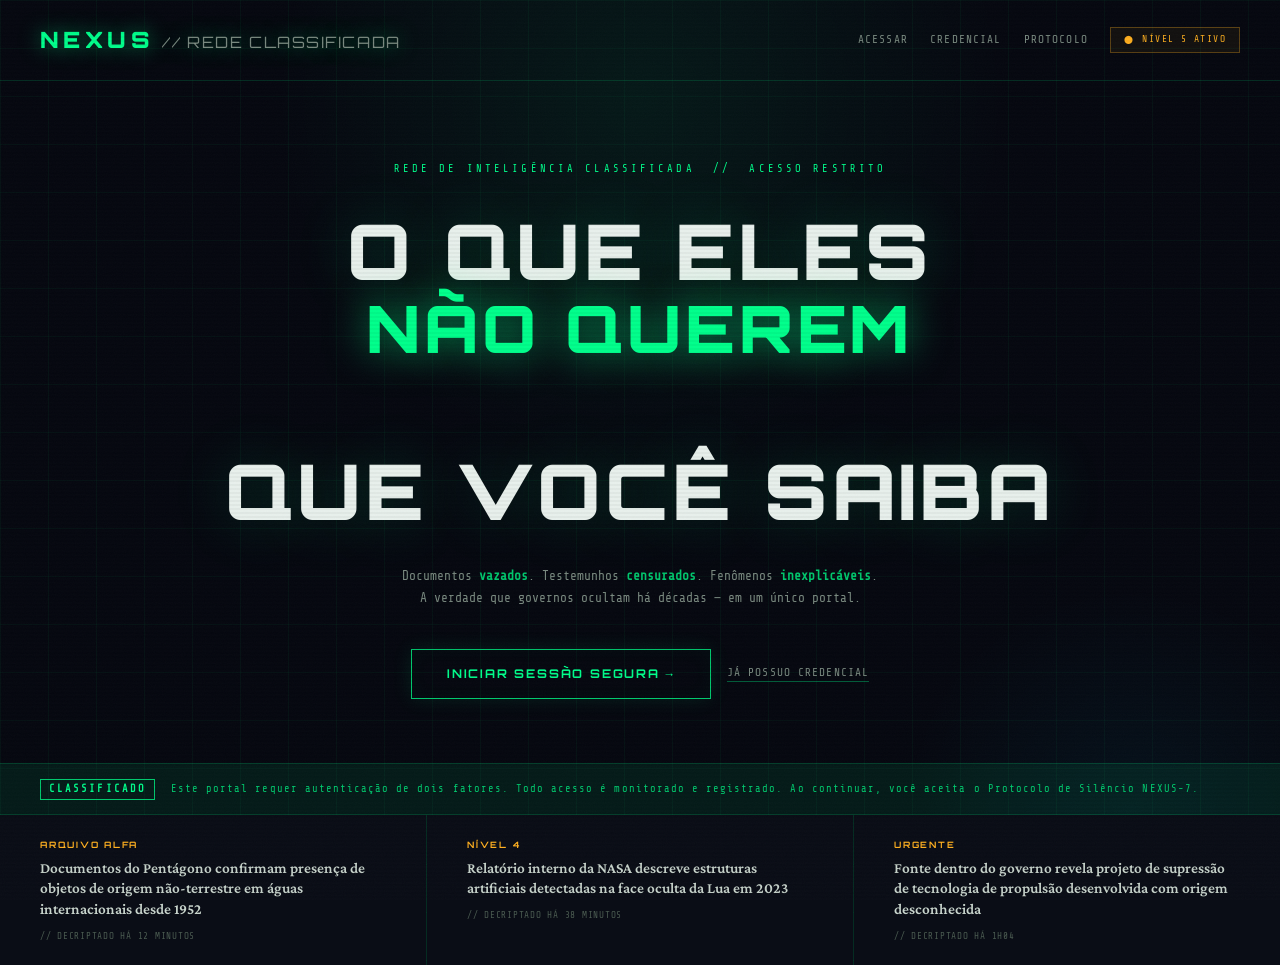
<file: index.html>
<!DOCTYPE html>
<html lang="pt-BR">
<head>
  <meta charset="UTF-8"/>
  <meta name="viewport" content="width=device-width, initial-scale=1.0"/>
  <title>NEXUS // Rede de Inteligência Classificada</title>
  <meta name="description" content="Portal de notícias classificadas. Acesso restrito. O que governos não querem que você saiba.">
  <link rel="preconnect" href="https://fonts.googleapis.com">
  <link href="https://fonts.googleapis.com/css2?family=Share+Tech+Mono&family=Rajdhani:wght@400;500;600;700&family=Orbitron:wght@400;600;700;900&family=Crimson+Pro:ital,wght@0,400;0,600;1,400;1,600&display=swap" rel="stylesheet">
  <link rel="stylesheet" href="css/main.css">
  <link rel="stylesheet" href="css/chatbot.css">
  <link rel="icon" type="image/x-icon" href="imgs/nexus_logo.png">
</head>
<body>

<!-- ══════════════════════════════════════════════
     SCREEN 1 — LANDING PAGE
══════════════════════════════════════════════ -->
<div id="s-landing" class="screen active">
  <div class="land-bg">
    <div class="land-grid"></div>
    <div class="land-orb"></div>
    <div class="land-orb2"></div>

    <div class="land-topbar">
      <span class="land-logo">NEXUS<span>// REDE CLASSIFICADA</span></span>
      <div class="land-topbar-links">
        <a href="#" onclick="goLogin(event)">ACESSAR</a>
        <a href="#" onclick="goLogin(event)">CREDENCIAL</a>
        <a href="#" onclick="goLogin(event)">PROTOCOLO</a>
        <div class="clearance-badge">NÍVEL 5 ATIVO</div>
      </div>
    </div>

    <div class="land-hero">
      <p class="land-eyebrow">REDE DE INTELIGÊNCIA CLASSIFICADA &nbsp;//&nbsp; ACESSO RESTRITO</p>
      <h1 class="land-headline">
        O QUE ELES<br>
        <em>NÃO QUEREM</em><br>
        QUE VOCÊ SAIBA
      </h1>
      <p class="land-sub">
        Documentos <strong>vazados</strong>. Testemunhos <strong>censurados</strong>. Fenômenos <strong>inexplicáveis</strong>.<br>
        A verdade que governos ocultam há décadas — em um único portal.
      </p>
      <div class="land-cta-wrap">
        <button class="land-cta" onclick="goLogin()">INICIAR SESSÃO SEGURA →</button>
        <button class="land-cta-ghost" onclick="goLogin()">Já possuo credencial</button>
      </div>
    </div>

    <div class="classified-strip">
      <span class="stamp">CLASSIFICADO</span>
      <span>Este portal requer autenticação de dois fatores. Todo acesso é monitorado e registrado. Ao continuar, você aceita o Protocolo de Silêncio NEXUS-7.</span>
    </div>

    <div class="land-preview">
      <div class="prev-card" onclick="goLogin()">
        <span class="prev-cat">ARQUIVO ALFA</span>
        <p class="prev-title">Documentos do Pentágono confirmam presença de objetos de origem não-terrestre em águas internacionais desde 1952</p>
        <span class="prev-time">Decriptado há 12 minutos</span>
      </div>
      <div class="prev-card" onclick="goLogin()">
        <span class="prev-cat">NÍVEL 4</span>
        <p class="prev-title">Relatório interno da NASA descreve estruturas artificiais detectadas na face oculta da Lua em 2023</p>
        <span class="prev-time">Decriptado há 38 minutos</span>
      </div>
      <div class="prev-card" onclick="goLogin()">
        <span class="prev-cat">URGENTE</span>
        <p class="prev-title">Fonte dentro do governo revela projeto de supressão de tecnologia de propulsão desenvolvida com origem desconhecida</p>
        <span class="prev-time">Decriptado há 1h04</span>
      </div>
    </div>
  </div>
</div>


<!-- ══════════════════════════════════════════════
     SCREEN 2 — LOGIN / REGISTER / RECOVERY
══════════════════════════════════════════════ -->
<div id="s-login" class="screen">
  <div class="lg-grid"></div>
  <div class="lg-glow"></div>

  <div class="lg-wrap">
    <div class="lg-logo">NEXUS</div>
    <p class="lg-sub">// AUTENTICAÇÃO SEGURA</p>

    <div class="lg-card">

      <!-- ─── PAINEL DE LOGIN ─── -->
      <div class="lg-screen" id="lg-panel-login">
        <div class="lg-avatar-wrap">
          <div class="lg-avatar">
            <svg width="22" height="22" viewBox="0 0 24 24" fill="none" stroke="currentColor" stroke-width="1.5" stroke-linecap="round" stroke-linejoin="round">
              <rect x="3" y="11" width="18" height="11" rx="1"/>
              <path d="M7 11V7a5 5 0 0 1 10 0v4"/>
            </svg>
          </div>
        </div>
        <h2 class="lg-title">CREDENCIAL DE AGENTE</h2>
        <p class="lg-desc">Insira suas credenciais de acesso classificado. Sessão criptografada AES-256.</p>

        <div class="pending-banner" id="pending-banner">
          <span style="color:var(--amber);font-size:1rem;flex-shrink:0;">⚠</span>
          <span>Sua credencial está <strong style="color:var(--amber);">EM ANÁLISE</strong>. Aguarde aprovação do Conselho NEXUS antes de tentar novo acesso.</span>
        </div>

        <div class="lg-field">
          <label class="lg-label" for="i-email">// ID DE AGENTE (E-MAIL)</label>
          <div class="lg-input-wrap">
            <input class="lg-input" type="email" id="i-email" placeholder="agente@nexus.net" autocomplete="email" maxlength="120">
          </div>
          <p class="err-msg" id="err-email">⚠ ID de agente inválido.</p>
          <p class="err-msg" id="email-hint" style="color:var(--text3);border-left-color:var(--text3);background:transparent;">// Agente não encontrado — solicite credencial.</p>
        </div>

        <div class="lg-field">
          <label class="lg-label" for="i-pwd">// CÓDIGO DE ACESSO</label>
          <div class="lg-input-wrap">
            <input class="lg-input" type="password" id="i-pwd" placeholder="••••••" autocomplete="current-password">
            <button class="eye-btn" id="eye-btn" type="button" aria-label="Mostrar código">
              <svg width="16" height="16" viewBox="0 0 24 24" fill="none" stroke="currentColor" stroke-width="1.8" stroke-linecap="round" stroke-linejoin="round">
                <path d="M1 12s4-8 11-8 11 8 11 8-4 8-11 8-11-8-11-8z"/><circle cx="12" cy="12" r="3"/>
              </svg>
            </button>
          </div>
          <div class="pwd-meta">
            <div class="pwd-dots" id="pwd-dots">
              <div class="pwd-dot" id="d1"></div><div class="pwd-dot" id="d2"></div>
              <div class="pwd-dot" id="d3"></div><div class="pwd-dot" id="d4"></div>
              <div class="pwd-dot" id="d5"></div><div class="pwd-dot" id="d6"></div>
            </div>
            <span class="char-count" id="char-cnt">0 / 6</span>
          </div>
          <p class="err-msg" id="err-pwd">⚠ Código inválido.</p>
        </div>

        <p class="err-msg" id="err-auth" style="margin-bottom:0.8rem;"></p>

        <a class="lg-forgot" id="btn-forgot">// Recuperar credencial de acesso</a>
        <button class="lg-btn lg-btn-primary" id="btn-login" disabled><span>AUTENTICAR</span></button>
        <button class="lg-btn lg-btn-amber" id="btn-go-register">+ SOLICITAR CREDENCIAL</button>

        <div style="margin-top:1.1rem;">
          <button onclick="goLanding()" class="back-btn">← PROTOCOLO DE SAÍDA</button>
        </div>
      </div>


      <!-- ─── PAINEL DE CADASTRO ─── -->
      <div class="lg-screen hidden" id="lg-panel-register">
        <div class="lg-avatar-wrap">
          <div class="lg-avatar">
            <svg width="22" height="22" viewBox="0 0 24 24" fill="none" stroke="currentColor" stroke-width="1.5" stroke-linecap="round" stroke-linejoin="round">
              <path d="M20 21v-2a4 4 0 0 0-4-4H8a4 4 0 0 0-4 4v2"/>
              <circle cx="12" cy="7" r="4"/>
              <line x1="19" y1="8" x2="19" y2="14"/><line x1="22" y1="11" x2="16" y2="11"/>
            </svg>
          </div>
        </div>
        <h2 class="lg-title">SOLICITAR CREDENCIAL</h2>
        <p class="lg-desc">Registre-se como agente NEXUS. Sua solicitação será analisada pelo Conselho antes de liberar acesso.</p>

        <div class="register-ok" id="register-ok">
          <div class="check-icon">
            <svg width="18" height="18" viewBox="0 0 24 24" fill="none" stroke="currentColor" stroke-width="2.5" stroke-linecap="round" stroke-linejoin="round" style="color:var(--green)"><polyline points="20 6 9 17 4 12"/></svg>
          </div>
          <h3>CREDENCIAL SUBMETIDA</h3>
          <p>Agente <strong id="reg-codename-ok">—</strong> registrado com sucesso.<br>
          ID: <strong id="reg-email-ok" style="color:var(--text2);">—</strong><br><br>
          Sua solicitação está <strong>EM ANÁLISE</strong>. O Conselho NEXUS irá revisar e ativar sua credencial em breve.</p>
          <button class="lg-btn lg-btn-primary" id="btn-reg-ok-login" style="margin-top:1rem;"><span>IR AO LOGIN</span></button>
        </div>

        <div class="lg-field">
          <label class="lg-label" for="r-email">// ID DE AGENTE (E-MAIL)</label>
          <div class="lg-input-wrap">
            <input class="lg-input" type="email" id="r-email" placeholder="agente@nexus.net" autocomplete="email" maxlength="120">
          </div>
          <p class="err-msg" id="err-r-email">⚠ E-mail inválido.</p>
        </div>

        <div class="lg-field">
          <label class="lg-label" for="r-codename">// CODINOME DO AGENTE</label>
          <div class="lg-input-wrap">
            <input class="lg-input" type="text" id="r-codename" placeholder="EX: FALCÃO, ORÁCULO, VORTEX" maxlength="20" style="text-transform:uppercase;">
          </div>
          <p class="err-msg" id="err-r-codename">⚠ Codinome inválido.</p>
        </div>

        <div class="lg-field">
          <label class="lg-label" for="r-clearance">// NÍVEL DE ACESSO SOLICITADO</label>
          <select class="lg-select" id="r-clearance">
            <option value="NÍVEL 1">NÍVEL 1 — Acesso básico</option>
            <option value="NÍVEL 2">NÍVEL 2 — Acesso intermediário</option>
            <option value="NÍVEL 3">NÍVEL 3 — Acesso avançado</option>
            <option value="NÍVEL 4">NÍVEL 4 — Acesso restrito</option>
            <option value="NÍVEL 5">NÍVEL 5 — Acesso ultrasecreto</option>
          </select>
        </div>

        <div class="lg-field">
          <label class="lg-label" for="r-pwd">// CÓDIGO DE ACESSO</label>
          <div class="lg-input-wrap">
            <input class="lg-input" type="password" id="r-pwd" placeholder="Mínimo 6 caracteres" autocomplete="new-password" maxlength="32">
          </div>
          <div class="strength-bar">
            <div class="strength-seg"></div>
            <div class="strength-seg"></div>
            <div class="strength-seg"></div>
            <div class="strength-seg"></div>
          </div>
          <div id="strength-label" class="strength-label"></div>
          <p class="err-msg" id="err-r-pwd">⚠ Mínimo 6 caracteres.</p>
        </div>

        <div class="lg-field">
          <label class="lg-label" for="r-pwd2">// CONFIRMAR CÓDIGO DE ACESSO</label>
          <div class="lg-input-wrap">
            <input class="lg-input" type="password" id="r-pwd2" placeholder="Repita o código" autocomplete="new-password" maxlength="32">
          </div>
          <p class="err-msg" id="err-r-pwd2">⚠ Códigos não coincidem.</p>
        </div>

        <button class="lg-btn lg-btn-primary" id="btn-register" disabled style="margin-top:0.5rem;"><span>SUBMETER CREDENCIAL</span></button>
        <div class="switch-link switch-link-reg" style="margin-top:1rem;">
          Já possui credencial? <a onclick="showLoginPanel('lg-panel-login')">AUTENTICAR</a>
        </div>

        <div style="margin-top:1rem;">
          <button class="back-btn" id="btn-back-from-register">← VOLTAR AO LOGIN</button>
        </div>
      </div>


      <!-- ─── PAINEL DE RECUPERAÇÃO ─── -->
      <div class="lg-screen hidden" id="lg-panel-rec" style="position:relative;">
        <div class="lg-avatar-wrap">
          <div class="lg-avatar">
            <svg width="22" height="22" viewBox="0 0 24 24" fill="none" stroke="currentColor" stroke-width="1.5" stroke-linecap="round" stroke-linejoin="round">
              <path d="M21 2l-2 2m-7.61 7.61a5.5 5.5 0 1 1-7.778 7.778 5.5 5.5 0 0 1 7.777-7.777zm0 0L15.5 7.5m0 0l3 3L22 7l-3-3m-3.5 3.5L19 4"/>
            </svg>
          </div>
        </div>
        <h2 class="lg-title">RECUPERAÇÃO DE ACESSO</h2>
        <p class="lg-desc">Informe seu ID de agente. Um link de reativação será enviado pelo canal seguro.</p>

        <div class="lg-field" id="rec-field">
          <label class="lg-label" for="i-rec">// ID DE AGENTE (E-MAIL)</label>
          <div class="lg-input-wrap">
            <input class="lg-input" type="email" id="i-rec" placeholder="agente@nexus.net">
          </div>
          <p class="err-msg" id="err-rec">⚠ ID de agente inválido.</p>
        </div>

        <div class="rec-ok" id="rec-ok">
          <div class="check-circle">
            <svg width="18" height="18" viewBox="0 0 24 24" fill="none" stroke="currentColor" stroke-width="2.5" stroke-linecap="round" stroke-linejoin="round" style="color:var(--green)"><polyline points="20 6 9 17 4 12"/></svg>
          </div>
          <p>Link seguro transmitido para <strong id="sent-to"></strong>.<br>Verifique o canal criptografado. Expira em 15 min.</p>
        </div>

        <button class="lg-btn lg-btn-primary" id="btn-rec" style="margin-top:0.4rem"><span>ENVIAR LINK SEGURO</span></button>
        <button class="lg-btn lg-btn-ghost" id="btn-back">← RETORNAR AO LOGIN</button>
      </div>

    </div><!-- /.lg-card -->
    <p class="lg-foot">© 2026 NEXUS Intelligence Network · Protocolo de Sigilo Ativo · Identificação mascarada</p>
  </div>
</div>


<!-- ══════════════════════════════════════════════
     SCREEN 3 — ADMIN PANEL
══════════════════════════════════════════════ -->
<div id="s-admin" class="screen">
  <div style="width:100%;min-height:100vh;display:flex;flex-direction:column;background:var(--bg);">

    <div class="admin-topbar">
      <div>
        <div class="admin-logo">NEXUS <span>// PAINEL ADMINISTRATIVO</span></div>
      </div>
      <div style="display:flex;gap:0.8rem;align-items:center;">
        <span style="font-family:'Share Tech Mono',monospace;font-size:0.6rem;color:var(--text3);">ADMIN@NEXUS.NET</span>
        <button class="admin-exit" onclick="doLogout()">⏻ DESCONECTAR</button>
      </div>
    </div>

    <div class="admin-body">
      <h1 class="admin-title">GESTÃO DE AGENTES</h1>
      <p class="admin-subtitle">// Controle de credenciais · Aprovações · Revisão de acesso · Base de dados NEXUS</p>

      <div class="admin-stats">
        <div class="stat-card">
          <div class="stat-num amber" id="stat-pending">0</div>
          <div class="stat-label">// Em Análise</div>
        </div>
        <div class="stat-card">
          <div class="stat-num green" id="stat-approved">0</div>
          <div class="stat-label">// Aprovados</div>
        </div>
        <div class="stat-card">
          <div class="stat-num red" id="stat-denied">0</div>
          <div class="stat-label">// Negados / Revogados</div>
        </div>
        <div class="stat-card">
          <div class="stat-num blue" id="stat-total">0</div>
          <div class="stat-label">// Total de Agentes</div>
        </div>
      </div>

      <div class="admin-controls">
        <input type="text" class="admin-search" id="admin-search" placeholder="// Buscar por codinome, e-mail ou nível...">
        <select class="admin-filter" id="admin-filter">
          <option value="all">TODOS OS STATUS</option>
          <option value="pending">EM ANÁLISE</option>
          <option value="approved">APROVADOS</option>
          <option value="denied">NEGADOS</option>
        </select>
      </div>

      <div class="admin-table-wrap">
        <table>
          <thead>
            <tr>
              <th>// CODINOME</th>
              <th>// ID DE AGENTE</th>
              <th>// STATUS</th>
              <th>// NÍVEL</th>
              <th>// REGISTRO</th>
              <th>// ÚLTIMO ACESSO</th>
              <th>// AÇÕES</th>
            </tr>
          </thead>
          <tbody id="admin-tbody">
            <tr><td colspan="7" style="text-align:center;padding:2.5rem;color:var(--text3);font-family:'Share Tech Mono',monospace;font-size:0.72rem;">// CARREGANDO BASE DE DADOS...</td></tr>
          </tbody>
        </table>
      </div>

      <div style="margin-top:1.5rem;padding:1rem;border:1px solid var(--border);background:var(--bg2);">
        <p style="font-family:'Share Tech Mono',monospace;font-size:0.62rem;color:var(--text3);line-height:1.8;">
          // ACESSO ADMINISTRATIVO: <span style="color:var(--amber);">admin@nexus.net</span> / <span style="color:var(--amber);">NEXUS001</span> &nbsp;·&nbsp;
          Agentes aguardando aprovação devem ser revisados antes de acessar o portal.
        </p>
      </div>
    </div>
  </div>

  <div class="admin-modal-bg" id="admin-modal-deny">
    <div class="admin-modal">
      <h3>✕ NEGAR / REVOGAR ACESSO</h3>
      <p>Agente: <strong id="deny-email-label" style="color:var(--amber);">—</strong><br>Informe o motivo da negação (opcional):</p>
      <input type="text" class="lg-input" id="deny-reason" placeholder="Ex: Documentação insuficiente..." style="width:100%;margin-bottom:1.2rem;">
      <div class="modal-actions">
        <button class="lg-btn lg-btn-ghost" id="btn-deny-cancel" style="margin-top:0;">CANCELAR</button>
        <button class="lg-btn lg-btn-primary" id="btn-deny-confirm" style="background:var(--red);color:#fff;"><span>CONFIRMAR</span></button>
      </div>
    </div>
  </div>

  <div class="admin-modal-bg" id="admin-modal-delete">
    <div class="admin-modal">
      <h3>⊘ EXCLUIR AGENTE</h3>
      <p>Tem certeza que deseja excluir permanentemente o agente:<br><strong id="delete-email-label" style="color:var(--red);">—</strong><br><br>Esta ação não pode ser desfeita.</p>
      <div class="modal-actions">
        <button class="lg-btn lg-btn-ghost" id="btn-delete-cancel" style="margin-top:0;">CANCELAR</button>
        <button class="lg-btn lg-btn-primary" id="btn-delete-confirm" style="background:var(--red);color:#fff;"><span>EXCLUIR</span></button>
      </div>
    </div>
  </div>
</div>


<!-- ══════════════════════════════════════════════
     SCREEN 4 — SITE DE NOTÍCIAS
     (ticker bar removido)
══════════════════════════════════════════════ -->
<div id="s-site" class="screen">

  <header class="site-header">
    <div class="header-meta">
      <span id="date-label">—</span>
      <span>TRANSMISSÃO SEGURA · CRIPTOGRAFADA · BRASIL</span>
      <div class="user-badge-hdr">
        <div class="user-avatar-hdr" id="u-initials">—</div>
        <span id="u-email-hdr">—</span>
        <button class="logout-btn" onclick="doLogout()">DESCONECTAR</button>
      </div>
    </div>
    <div class="header-brand">
      <div>
        <div class="brand-name">NE<span>X</span>US</div>
        <div class="brand-sub">// Rede de Inteligência Classificada · Est. 2012 · Acesso Restrito</div>
      </div>
      <div style="display:flex;align-items:center;gap:1rem;">
        <div class="classification-level">ULTRASECRETO</div>
      </div>
    </div>
  </header>

  <nav class="site-nav">
    <div class="nav-inner">
      <a href="#" class="active" onclick="setNav(this,event)">ARQUIVOS</a>
      <a href="#" onclick="setNav(this,event)">EXTRATERRESTRES</a>
      <a href="#" onclick="setNav(this,event)">GOVERNO OCULTO</a>
      <a href="#" onclick="setNav(this,event)">EXPERIMENTOS</a>
      <a href="#" onclick="setNav(this,event)">TECNOLOGIA SUPRIMIDA</a>
      <a href="#" onclick="setNav(this,event)">FENÔMENOS</a>
      <a href="#" onclick="setNav(this,event)">SOCIEDADES SECRETAS</a>
      <a href="#" onclick="setNav(this,event)">DOCUMENTOS VAZADOS</a>
      <a href="#" onclick="setNav(this,event)">DEPOIMENTOS</a>
      <a href="#" onclick="setNav(this,event)">ANÁLISE</a>
    </div>
  </nav>

  <!-- ════ DYNAMIC CONTENT AREA ════ -->
  <div class="page-wrap">
    <div id="site-content">
      <!-- Content injected dynamically by renderCategoryContent() -->
    </div>
  </div>

  <footer class="site-footer">
    <div class="footer-inner">
      <div class="footer-top">
        <div class="footer-brand">
          <div class="fn">NEXUS</div>
          <p>Rede de inteligência independente desde 2012. Comprometida com a divulgação de informações suprimidas, fenômenos inexplicados e operações encobertas de interesse público. Fontes protegidas. Servidores offshore. Sem afiliação governamental ou corporativa.</p>
        </div>
        <div class="footer-col"><h5>// ARQUIVOS</h5><ul><li><a href="#">Extraterrestres</a></li><li><a href="#">Governo Oculto</a></li><li><a href="#">Experimentos</a></li><li><a href="#">Tecnologia Suprimida</a></li><li><a href="#">Fenômenos</a></li><li><a href="#">Sociedades Secretas</a></li></ul></div>
        <div class="footer-col"><h5>// PROTOCOLO</h5><ul><li><a href="#">Quem Somos</a></li><li><a href="#">Agentes</a></li><li><a href="#">Enviar Documento</a></li><li><a href="#">Contato Seguro</a></li><li><a href="#">Canal Tor</a></li></ul></div>
        <div class="footer-col"><h5>// LEGAL</h5><ul><li><a href="#">Política de Sigilo</a></li><li><a href="#">Termos de Acesso</a></li><li><a href="#">Código de Ética</a></li><li><a href="#">Proteção de Fontes</a></li><li><a href="#">Protocolo NEXUS-7</a></li></ul></div>
      </div>
      <div class="footer-bottom">
        <span>© 2026 NEXUS Intelligence Network. Todos os arquivos protegidos.</span>
        <span>TRANSMISSÃO CRIPTOGRAFADA · LOCALIZAÇÃO MASCARADA · SERVIDORES: JURISDIÇÃO NEUTRA</span>
      </div>
    </div>
  </footer>

</div><!-- /#s-site -->

<script src="js/app.js"></script>
</body>
</html>
</file>
<file: css/main.css>
/* ═══════════════════════════════════════════════
   NEXUS — Classified News Network
   main.css
═══════════════════════════════════════════════ */

@import url('https://fonts.googleapis.com/css2?family=Share+Tech+Mono&family=Rajdhani:wght@400;500;600;700&family=Orbitron:wght@400;600;700;900&family=Crimson+Pro:ital,wght@0,400;0,600;1,400;1,600&display=swap');

*, *::before, *::after { box-sizing: border-box; margin: 0; padding: 0; }

:root {
  --bg:       #060810;
  --bg2:      #0a0d16;
  --bg3:      #0f1220;
  --panel:    #111524;
  --border:   rgba(0, 255, 140, 0.15);
  --border2:  rgba(0, 255, 140, 0.35);
  --green:    #00ff8c;
  --green2:   #00c96e;
  --green3:   rgba(0, 255, 140, 0.08);
  --amber:    #ffb020;
  --red:      #ff3b30;
  --blue:     #00cfff;
  --text:     #c8d4cc;
  --text2:    #7a8a80;
  --text3:    #4a5a50;
  --white:    #e8f0ec;
  --gap:      clamp(1rem, 4vw, 2.5rem);
  --lb:       #050709;
  --lbr:      rgba(0, 255, 140, 0.12);
  --lbrf:     rgba(0, 255, 140, 0.4);
  --lm:       #4a6055;
}

::-webkit-scrollbar { width: 6px; }
::-webkit-scrollbar-track { background: var(--bg); }
::-webkit-scrollbar-thumb { background: var(--border2); border-radius: 3px; }

html { scroll-behavior: smooth; }
body {
  font-family: 'Rajdhani', sans-serif;
  font-size: 16px; line-height: 1.55;
  background: var(--bg); color: var(--text);
  overflow-x: hidden;
}

body::before {
  content: ''; position: fixed; inset: 0; z-index: 9999;
  pointer-events: none;
  background: repeating-linear-gradient(0deg, transparent, transparent 2px, rgba(0,0,0,0.03) 2px, rgba(0,0,0,0.03) 4px);
  animation: scanMove 12s linear infinite;
}
@keyframes scanMove { 0% { background-position: 0 0; } 100% { background-position: 0 100px; } }

body::after {
  content: ''; position: fixed; inset: 0; z-index: 9998;
  pointer-events: none; opacity: 0.025;
  background-image: url("data:image/svg+xml,%3Csvg viewBox='0 0 200 200' xmlns='http://www.w3.org/2000/svg'%3E%3Cfilter id='n'%3E%3CfeTurbulence type='fractalNoise' baseFrequency='0.9' numOctaves='4'/%3E%3C/filter%3E%3Crect width='100%25' height='100%25' filter='url(%23n)'/%3E%3C/svg%3E");
  background-size: 200px 200px;
}

/* ═══════════════════ SCREEN MANAGER ═══════════════════ */
.screen { display: none; }
.screen.active { display: block; }
#s-login.active, #s-admin.active { display: flex; }

.fade-out { animation: fadeOut .4s ease forwards; }
@keyframes fadeOut { to { opacity: 0; transform: scale(1.02); } }

/* ═══════════════════ LANDING ═══════════════════ */
#s-landing { min-height: 100vh; }
.land-bg { min-height: 100vh; background: var(--bg); position: relative; overflow: hidden; display: flex; flex-direction: column; }
.land-grid {
  position: absolute; inset: 0; z-index: 0;
  background-image: linear-gradient(rgba(0,255,140,0.04) 1px, transparent 1px), linear-gradient(90deg, rgba(0,255,140,0.04) 1px, transparent 1px);
  background-size: 48px 48px; animation: gridDrift 20s linear infinite;
}
@keyframes gridDrift { from { background-position: 0 0; } to { background-position: 0 48px; } }
.land-orb {
  position: absolute; width: 800px; height: 800px; border-radius: 50%;
  background: radial-gradient(circle, rgba(0,255,140,0.07) 0%, transparent 65%);
  top: -300px; left: 50%; transform: translateX(-50%); z-index: 0;
  animation: orbPulse 7s ease-in-out infinite;
}
.land-orb2 {
  position: absolute; width: 500px; height: 500px; border-radius: 50%;
  background: radial-gradient(circle, rgba(0,207,255,0.05) 0%, transparent 65%);
  bottom: -100px; right: -100px; z-index: 0; animation: orbPulse 9s ease-in-out infinite reverse;
}
@keyframes orbPulse { 0%,100% { transform: translateX(-50%) scale(1); opacity: 0.8; } 50% { transform: translateX(-50%) scale(1.1); opacity: 1; } }

.land-topbar { position: relative; z-index: 2; display: flex; align-items: center; justify-content: space-between; padding: 1.4rem var(--gap); border-bottom: 1px solid var(--border); }
.land-logo { font-family: 'Orbitron', monospace; font-size: 1.4rem; font-weight: 900; color: var(--green); letter-spacing: 0.2em; text-shadow: 0 0 20px rgba(0,255,140,0.5); }
.land-logo span { color: var(--text2); font-weight: 400; font-size: 0.7em; margin-left: 0.5rem; letter-spacing: 0.1em; }
.land-topbar-links { display: flex; gap: 1.4rem; align-items: center; }
.land-topbar-links a { font-family: 'Share Tech Mono', monospace; font-size: 0.7rem; letter-spacing: 0.1em; text-transform: uppercase; color: var(--text2); text-decoration: none; transition: color .2s; }
.land-topbar-links a:hover { color: var(--green); }

.clearance-badge {
  display: flex; align-items: center; gap: 0.5rem;
  font-family: 'Share Tech Mono', monospace; font-size: 0.6rem; letter-spacing: 0.15em; text-transform: uppercase;
  color: var(--amber); padding: 0.3rem 0.8rem; border: 1px solid rgba(255,176,32,0.3); background: rgba(255,176,32,0.05);
  animation: badgePulse 2s ease-in-out infinite;
}
.clearance-badge::before { content: '⬤'; font-size: 0.5rem; animation: blink 1.2s ease-in-out infinite; }
@keyframes blink { 0%,100%{opacity:1;} 50%{opacity:0.2;} }
@keyframes badgePulse { 0%,100%{box-shadow:none;} 50%{box-shadow:0 0 12px rgba(255,176,32,0.15);} }

.land-hero { position: relative; z-index: 2; flex: 1; display: flex; flex-direction: column; justify-content: center; align-items: center; text-align: center; padding: 5rem var(--gap) 4rem; }
.land-eyebrow { font-family: 'Share Tech Mono', monospace; font-size: 0.65rem; letter-spacing: 0.3em; text-transform: uppercase; color: var(--green); margin-bottom: 2rem; animation: slideUp .5s ease both; }
.land-headline { font-family: 'Orbitron', monospace; font-size: clamp(2rem, 6vw, 5rem); font-weight: 900; line-height: 1.1; color: var(--white); letter-spacing: 0.05em; margin-bottom: 0.5rem; animation: slideUp .5s .08s ease both; text-shadow: 0 0 60px rgba(0,255,140,0.2); }
.land-headline em { font-style: normal; color: var(--green); display: block; font-size: 0.85em; text-shadow: 0 0 40px rgba(0,255,140,0.6); }
.land-sub { font-size: 1rem; color: var(--text2); line-height: 1.7; max-width: 520px; margin: 1.5rem auto 2.5rem; animation: slideUp .5s .16s ease both; font-family: 'Share Tech Mono', monospace; font-size: 0.8rem; }
.land-sub strong { color: var(--green2); }
@keyframes slideUp { from { opacity: 0; transform: translateY(20px); } to { opacity: 1; transform: none; } }

.land-cta-wrap { display: flex; align-items: center; gap: 1rem; flex-wrap: wrap; justify-content: center; animation: slideUp .5s .24s ease both; }
.land-cta { display: inline-flex; align-items: center; gap: 0.7rem; background: transparent; color: var(--green); font-family: 'Orbitron', monospace; font-weight: 700; font-size: 0.75rem; letter-spacing: 0.15em; text-transform: uppercase; padding: 1rem 2.2rem; border: 1px solid var(--green2); cursor: pointer; text-decoration: none; position: relative; overflow: hidden; transition: all .25s; box-shadow: 0 0 20px rgba(0,255,140,0.1), inset 0 0 20px rgba(0,255,140,0.03); }
.land-cta::before { content: ''; position: absolute; inset: 0; background: rgba(0,255,140,0.08); transform: translateX(-101%); transition: transform .3s ease; }
.land-cta:hover::before { transform: translateX(0); }
.land-cta:hover { box-shadow: 0 0 40px rgba(0,255,140,0.25), inset 0 0 30px rgba(0,255,140,0.07); }
.land-cta-ghost { font-family: 'Share Tech Mono', monospace; font-size: 0.7rem; letter-spacing: 0.1em; text-transform: uppercase; color: var(--text2); text-decoration: none; background: none; border: none; cursor: pointer; border-bottom: 1px solid var(--border2); padding-bottom: 2px; transition: color .2s; }
.land-cta-ghost:hover { color: var(--text); }

.classified-strip { position: relative; z-index: 2; display: flex; align-items: center; gap: 1rem; padding: 0.9rem var(--gap); border-top: 1px solid var(--border); border-bottom: 1px solid var(--border); background: var(--green3); font-family: 'Share Tech Mono', monospace; font-size: 0.65rem; letter-spacing: 0.1em; color: var(--green2); animation: slideUp .5s .3s ease both; }
.classified-strip .stamp { border: 1px solid var(--green2); padding: 0.1rem 0.5rem; font-weight: 700; letter-spacing: 0.2em; color: var(--green); flex-shrink: 0; }

.land-preview { position: relative; z-index: 2; display: grid; grid-template-columns: repeat(3, 1fr); gap: 1px; background: var(--border); animation: slideUp .5s .36s ease both; }
.prev-card { background: var(--bg2); padding: 1.4rem var(--gap); cursor: pointer; transition: background .2s; display: flex; flex-direction: column; gap: 0.4rem; }
.prev-card:hover { background: var(--bg3); }
.prev-cat { font-family: 'Orbitron', monospace; font-weight: 700; font-size: 0.55rem; letter-spacing: 0.2em; text-transform: uppercase; color: var(--amber); }
.prev-title { font-family: 'Crimson Pro', serif; font-size: 0.95rem; font-weight: 600; color: var(--text); line-height: 1.35; }
.prev-time { font-family: 'Share Tech Mono', monospace; font-size: 0.58rem; letter-spacing: 0.08em; color: var(--text3); text-transform: uppercase; margin-top: 0.2rem; }
.prev-time::before { content: '// '; }

/* ═══════════════════ LOGIN / AUTH ═══════════════════ */
#s-login {
  min-height: 100vh; background: var(--lb);
  flex-direction: column; align-items: center; justify-content: center;
  padding: 2rem; position: relative; overflow: hidden;
}
.lg-grid { position: absolute; inset: 0; z-index: 0; pointer-events: none; background-image: linear-gradient(rgba(0,255,140,0.025) 1px, transparent 1px), linear-gradient(90deg, rgba(0,255,140,0.025) 1px, transparent 1px); background-size: 40px 40px; }
.lg-glow { position: absolute; inset: 0; z-index: 0; pointer-events: none; background: radial-gradient(ellipse 60% 50% at 50% 55%, rgba(0,255,140,0.05) 0%, transparent 70%); }

.lg-wrap { position: relative; z-index: 1; width: 100%; max-width: 420px; }
.lg-logo { font-family: 'Orbitron', monospace; font-size: 1.6rem; font-weight: 900; letter-spacing: 0.2em; color: var(--green); text-shadow: 0 0 30px rgba(0,255,140,0.4); margin-bottom: 0.15rem; }
.lg-sub { font-family: 'Share Tech Mono', monospace; font-size: 0.6rem; letter-spacing: 0.2em; text-transform: uppercase; color: var(--lm); margin-bottom: 2rem; }

.lg-card {
  background: rgba(10,13,22,0.95); border: 1px solid var(--lbr); padding: 2.2rem 2rem 1.8rem;
  box-shadow: 0 20px 60px rgba(0,0,0,0.7), 0 0 0 1px rgba(0,255,140,0.05), 0 0 40px rgba(0,255,140,0.04);
  position: relative; overflow: hidden; animation: cardPop .4s cubic-bezier(.22,1,.36,1) both;
}
.lg-card::before { content: ''; position: absolute; top: 0; left: 0; right: 0; height: 1px; background: linear-gradient(90deg, transparent, var(--green2), transparent); }
@keyframes cardPop { from { opacity:0; transform: translateY(18px) scale(.98); } to { opacity:1; transform: none; } }

.lg-avatar-wrap { display: flex; justify-content: flex-start; margin-bottom: 1.5rem; }
.lg-avatar { width: 48px; height: 48px; border: 1px solid var(--lbrf); background: rgba(0,255,140,0.04); display: flex; align-items: center; justify-content: center; position: relative; }
.lg-avatar svg { color: var(--green2); }

.lg-title { font-family: 'Orbitron', monospace; font-size: 1rem; font-weight: 700; color: var(--white); margin-bottom: 0.25rem; }
.lg-desc { font-family: 'Share Tech Mono', monospace; font-size: 0.72rem; color: var(--lm); line-height: 1.55; margin-bottom: 1.8rem; }

.lg-field { margin-bottom: 1rem; }
.lg-label { display: block; font-family: 'Share Tech Mono', monospace; font-size: 0.58rem; letter-spacing: 0.18em; text-transform: uppercase; color: var(--lm); margin-bottom: 0.4rem; }
.lg-input-wrap { position: relative; }
.lg-input { width: 100%; background: rgba(0,255,140,0.02); border: 1px solid var(--lbr); color: var(--green); font-family: 'Share Tech Mono', monospace; font-size: 0.88rem; padding: 0.75rem 2.8rem 0.75rem 1rem; outline: none; transition: border-color .2s, box-shadow .2s; }
.lg-input::placeholder { color: var(--text3); }
.lg-input:focus { border-color: var(--lbrf); box-shadow: 0 0 0 3px rgba(0,255,140,0.06), 0 0 20px rgba(0,255,140,0.05); }
.lg-input.err { border-color: var(--red) !important; box-shadow: 0 0 0 2px rgba(255,59,48,0.1); }
.lg-input.ok { border-color: rgba(0,255,140,0.5) !important; }

/* Select */
.lg-select { width: 100%; background: rgba(0,255,140,0.02); border: 1px solid var(--lbr); color: var(--green); font-family: 'Share Tech Mono', monospace; font-size: 0.82rem; padding: 0.75rem 1rem; outline: none; transition: border-color .2s; cursor: pointer; appearance: none; background-image: url("data:image/svg+xml,%3Csvg xmlns='http://www.w3.org/2000/svg' width='12' height='12' viewBox='0 0 24 24' fill='none' stroke='%234a6055' stroke-width='2'%3E%3Cpolyline points='6 9 12 15 18 9'/%3E%3C/svg%3E"); background-repeat: no-repeat; background-position: right 0.8rem center; }
.lg-select:focus { border-color: var(--lbrf); }
.lg-select option { background: #0a0d16; color: var(--green); }

.eye-btn { position: absolute; right: 0.75rem; top: 50%; transform: translateY(-50%); background: none; border: none; cursor: pointer; color: var(--lm); display: flex; padding: 0; transition: color .2s; }
.eye-btn:hover { color: var(--green); }

.pwd-meta { display: flex; justify-content: space-between; align-items: center; margin-top: 0.4rem; }
.pwd-dots { display: flex; gap: 3px; }
.pwd-dot { width: 20px; height: 2px; background: rgba(0,255,140,0.1); transition: background .2s; }
.pwd-dot.on   { background: var(--amber); }
.pwd-dot.full { background: var(--green); box-shadow: 0 0 6px rgba(0,255,140,0.5); }
.char-count { font-family: 'Share Tech Mono', monospace; font-size: 0.6rem; color: var(--lm); }
.char-count.done { color: var(--green); }

.err-msg { font-family: 'Share Tech Mono', monospace; font-size: 0.65rem; color: var(--red); margin-top: 0.4rem; display: none; padding: 0.3rem 0.5rem; background: rgba(255,59,48,0.06); border-left: 2px solid var(--red); }
.err-msg.show { display: block; }
.ok-msg { font-family: 'Share Tech Mono', monospace; font-size: 0.65rem; color: var(--green2); margin-top: 0.4rem; display: none; padding: 0.3rem 0.5rem; background: rgba(0,255,140,0.05); border-left: 2px solid var(--green2); }
.ok-msg.show { display: block; }

.lg-forgot { display: block; font-family: 'Share Tech Mono', monospace; font-size: 0.68rem; letter-spacing: 0.05em; color: var(--lm); cursor: pointer; text-decoration: none; margin-top: 0.5rem; margin-bottom: 1.4rem; width: fit-content; border-bottom: 1px solid transparent; padding-bottom: 1px; transition: color .2s, border-color .2s; }
.lg-forgot:hover { color: var(--green2); border-color: var(--green2); }

.lg-btn { width: 100%; padding: 0.8rem; border: none; font-family: 'Orbitron', monospace; font-weight: 700; font-size: 0.7rem; letter-spacing: 0.15em; text-transform: uppercase; cursor: pointer; position: relative; overflow: hidden; transition: all .2s; }
.lg-btn-primary { background: var(--green); color: var(--bg); }
.lg-btn-primary:disabled { opacity: 0.2; cursor: not-allowed; }
.lg-btn-primary:not(:disabled):hover { background: var(--green2); box-shadow: 0 0 30px rgba(0,255,140,0.3); }
.lg-btn-primary.loading span { visibility: hidden; }
.lg-btn-primary.loading::after { content: ''; position: absolute; left: 50%; top: 50%; width: 16px; height: 16px; border: 2px solid rgba(0,0,0,0.2); border-top-color: var(--bg); border-radius: 50%; animation: spin .7s linear infinite; transform: translate(-50%,-50%); }
@keyframes spin { to { transform: translate(-50%,-50%) rotate(360deg); } }
.lg-btn-ghost { background: transparent; border: 1px solid var(--lbr); color: var(--lm); margin-top: 0.6rem; font-size: 0.65rem; font-family: 'Share Tech Mono', monospace; }
.lg-btn-ghost:hover { border-color: var(--lbrf); color: var(--green2); }
.lg-btn-amber { background: transparent; border: 1px solid rgba(255,176,32,0.3); color: var(--amber); font-size: 0.65rem; font-family: 'Share Tech Mono', monospace; letter-spacing: 0.1em; margin-top: 0.6rem; }
.lg-btn-amber:hover { background: rgba(255,176,32,0.05); border-color: rgba(255,176,32,0.6); }

/* Auth tabs */
.auth-tabs { display: flex; border-bottom: 1px solid var(--border); margin-bottom: 1.8rem; }
.auth-tab { flex: 1; background: none; border: none; font-family: 'Share Tech Mono', monospace; font-size: 0.65rem; letter-spacing: 0.12em; text-transform: uppercase; color: var(--text3); padding: 0.65rem 0.5rem; cursor: pointer; border-bottom: 2px solid transparent; margin-bottom: -1px; transition: color .2s, border-color .2s; }
.auth-tab.active { color: var(--green); border-bottom-color: var(--green); }
.auth-tab:hover:not(.active) { color: var(--text2); }

/* Strength bar */
.strength-bar { display: flex; gap: 3px; margin-top: 0.5rem; }
.strength-seg { flex: 1; height: 2px; background: rgba(255,255,255,0.06); transition: background .3s; border-radius: 1px; }
.strength-seg.s1 { background: var(--red); }
.strength-seg.s2 { background: var(--amber); }
.strength-seg.s3 { background: var(--green2); }
.strength-seg.s4 { background: var(--green); box-shadow: 0 0 6px rgba(0,255,140,0.4); }
.strength-label { font-family: 'Share Tech Mono', monospace; font-size: 0.58rem; color: var(--text3); margin-top: 0.3rem; }

/* Status panels */
.rec-ok { text-align: left; padding: 0.5rem 0; display: none; }
.rec-ok .check-circle { width: 44px; height: 44px; border: 1px solid var(--green2); background: rgba(0,255,140,0.06); display: flex; align-items: center; justify-content: center; margin-bottom: 0.9rem; }
.rec-ok p { font-family: 'Share Tech Mono', monospace; font-size: 0.75rem; color: var(--lm); line-height: 1.6; }
.rec-ok strong { color: var(--green2); }

.register-ok { display: none; text-align: left; padding: 1.2rem; background: rgba(0,255,140,0.04); border: 1px solid rgba(0,255,140,0.2); margin-bottom: 1.2rem; }
.register-ok .check-icon { width: 40px; height: 40px; border: 1px solid var(--green2); background: rgba(0,255,140,0.06); display: flex; align-items: center; justify-content: center; margin-bottom: 0.8rem; }
.register-ok h3 { font-family: 'Orbitron', monospace; font-size: 0.72rem; font-weight: 700; color: var(--green); letter-spacing: 0.1em; margin-bottom: 0.5rem; }
.register-ok p { font-family: 'Share Tech Mono', monospace; font-size: 0.7rem; color: var(--lm); line-height: 1.6; }
.register-ok p strong { color: var(--amber); }

.pending-banner { background: rgba(255,176,32,0.06); border: 1px solid rgba(255,176,32,0.25); padding: 0.8rem 1rem; margin-bottom: 1rem; display: none; }
.pending-banner.show { display: flex; gap: 0.7rem; align-items: flex-start; }
.pending-banner span { font-family: 'Share Tech Mono', monospace; font-size: 0.68rem; color: var(--amber); line-height: 1.6; }

.lg-screen { transition: opacity .25s, transform .25s; }
.lg-screen.hidden { opacity: 0; pointer-events: none; position: absolute; width: 100%; transform: translateX(12px); }

.lg-foot { margin-top: 1.5rem; font-family: 'Share Tech Mono', monospace; font-size: 0.58rem; letter-spacing: 0.05em; color: var(--text3); }

/* Switch link */
.switch-link { text-align: center; margin-top: 1.2rem; font-family: 'Share Tech Mono', monospace; font-size: 0.65rem; color: var(--text3); }
.switch-link a { color: var(--green2); text-decoration: none; cursor: pointer; border-bottom: 1px solid transparent; transition: border-color .2s; }
.switch-link a:hover { border-bottom-color: var(--green2); }

.back-btn { background: none; border: none; cursor: pointer; font-family: 'Share Tech Mono', monospace; font-size: 0.62rem; letter-spacing: 0.1em; text-transform: uppercase; color: var(--lm); transition: color .2s; display: inline-flex; align-items: center; gap: 0.4rem; }
.back-btn:hover { color: var(--green2); }

/* ═══════════════════ ADMIN PANEL ═══════════════════ */
#s-admin {
  min-height: 100vh; background: var(--bg); flex-direction: column;
  padding: 0; overflow-y: auto;
}
.admin-topbar { background: var(--bg2); border-bottom: 1px solid var(--border); padding: 1rem 2rem; display: flex; align-items: center; justify-content: space-between; position: sticky; top: 0; z-index: 50; }
.admin-logo { font-family: 'Orbitron', monospace; font-size: 1rem; font-weight: 900; color: var(--green); letter-spacing: 0.15em; }
.admin-logo span { color: var(--amber); font-size: 0.6rem; margin-left: 0.8rem; letter-spacing: 0.2em; vertical-align: middle; }
.admin-exit { background: none; border: 1px solid rgba(255,59,48,0.3); font-family: 'Share Tech Mono', monospace; font-size: 0.6rem; letter-spacing: 0.1em; text-transform: uppercase; color: var(--red); padding: 0.3rem 0.8rem; cursor: pointer; transition: all .2s; }
.admin-exit:hover { background: rgba(255,59,48,0.08); border-color: var(--red); }

.admin-body { max-width: 1200px; margin: 0 auto; padding: 2.5rem 2rem; width: 100%; }
.admin-title { font-family: 'Orbitron', monospace; font-size: 1.3rem; font-weight: 700; color: var(--white); margin-bottom: 0.3rem; }
.admin-subtitle { font-family: 'Share Tech Mono', monospace; font-size: 0.68rem; color: var(--text3); letter-spacing: 0.08em; margin-bottom: 2.5rem; }

.admin-stats { display: grid; grid-template-columns: repeat(4, 1fr); gap: 1px; background: var(--border); margin-bottom: 2.5rem; }
.stat-card { background: var(--bg2); padding: 1.2rem 1.5rem; }
.stat-num { font-family: 'Orbitron', monospace; font-size: 2rem; font-weight: 900; line-height: 1; }
.stat-num.amber { color: var(--amber); }
.stat-num.green { color: var(--green); }
.stat-num.red   { color: var(--red); }
.stat-num.blue  { color: var(--blue); }
.stat-label { font-family: 'Share Tech Mono', monospace; font-size: 0.62rem; letter-spacing: 0.12em; text-transform: uppercase; color: var(--text3); margin-top: 0.3rem; }

.admin-controls { display: flex; gap: 1rem; align-items: center; margin-bottom: 1.2rem; flex-wrap: wrap; }
.admin-search { flex: 1; min-width: 200px; background: var(--bg2); border: 1px solid var(--border); color: var(--text); font-family: 'Share Tech Mono', monospace; font-size: 0.8rem; padding: 0.6rem 1rem; outline: none; transition: border-color .2s; }
.admin-search::placeholder { color: var(--text3); }
.admin-search:focus { border-color: var(--border2); }
.admin-filter { background: var(--bg2); border: 1px solid var(--border); color: var(--text2); font-family: 'Share Tech Mono', monospace; font-size: 0.75rem; padding: 0.6rem 0.9rem; outline: none; cursor: pointer; }
.admin-filter option { background: #0a0d16; }

.admin-table-wrap { overflow-x: auto; border: 1px solid var(--border); }
table { width: 100%; border-collapse: collapse; }
thead { background: var(--bg3); border-bottom: 1px solid var(--border2); }
thead th { font-family: 'Orbitron', monospace; font-size: 0.55rem; font-weight: 700; letter-spacing: 0.18em; text-transform: uppercase; color: var(--text3); padding: 0.7rem 1rem; text-align: left; white-space: nowrap; }
tbody tr { border-bottom: 1px solid var(--border); transition: background .15s; }
tbody tr:hover { background: rgba(0,255,140,0.02); }
tbody td { padding: 0.85rem 1rem; vertical-align: middle; }
.adm-codename { font-family: 'Orbitron', monospace; font-size: 0.7rem; font-weight: 700; color: var(--green); letter-spacing: 0.08em; }
.adm-badge { font-family: 'Share Tech Mono', monospace; font-size: 0.6rem; letter-spacing: 0.12em; padding: 0.2rem 0.6rem; display: inline-block; }
.status-pending  { color: var(--amber); border: 1px solid rgba(255,176,32,0.3); background: rgba(255,176,32,0.05); }
.status-approved { color: var(--green);  border: 1px solid rgba(0,255,140,0.3); background: rgba(0,255,140,0.05); }
.status-denied   { color: var(--red);    border: 1px solid rgba(255,59,48,0.3);  background: rgba(255,59,48,0.05); }
.adm-actions { display: flex; gap: 0.4rem; flex-wrap: wrap; }
.adm-btn { font-family: 'Share Tech Mono', monospace; font-size: 0.58rem; letter-spacing: 0.1em; padding: 0.3rem 0.7rem; border: none; cursor: pointer; transition: all .15s; text-transform: uppercase; }
.adm-approve { background: rgba(0,255,140,0.1); color: var(--green2); border: 1px solid rgba(0,255,140,0.25); }
.adm-approve:hover { background: rgba(0,255,140,0.2); }
.adm-deny { background: rgba(255,59,48,0.08); color: var(--red); border: 1px solid rgba(255,59,48,0.25); }
.adm-deny:hover { background: rgba(255,59,48,0.15); }
.adm-del { background: rgba(255,255,255,0.04); color: var(--text3); border: 1px solid var(--border); }
.adm-del:hover { background: rgba(255,59,48,0.08); color: var(--red); }

/* Admin modal */
.admin-modal-bg { position: fixed; inset: 0; background: rgba(0,0,0,0.7); z-index: 200; display: none; align-items: center; justify-content: center; backdrop-filter: blur(2px); }
.admin-modal-bg.open { display: flex; }
.admin-modal { background: var(--bg2); border: 1px solid var(--border2); padding: 2rem; max-width: 400px; width: 100%; margin: 1rem; animation: cardPop .3s ease; }
.admin-modal h3 { font-family: 'Orbitron', monospace; font-size: 0.85rem; font-weight: 700; color: var(--white); margin-bottom: 0.5rem; }
.admin-modal p { font-family: 'Share Tech Mono', monospace; font-size: 0.7rem; color: var(--text2); margin-bottom: 1.2rem; line-height: 1.6; }
.admin-modal .lg-input { margin-bottom: 1.2rem; }
.modal-actions { display: flex; gap: 0.6rem; }
.modal-actions button { flex: 1; }

/* ═══════════════════ TICKER ═══════════════════ */
.ticker-bar { background: var(--green3); border-bottom: 1px solid var(--border); overflow: hidden; white-space: nowrap; padding: 6px 0; font-family: 'Share Tech Mono', monospace; font-size: 0.68rem; letter-spacing: 0.07em; color: var(--green2); }
.ticker-inner { display: inline-flex; animation: scroll-x 60s linear infinite; }
.ticker-inner span { padding: 0 3rem; }
.ticker-inner span::before { content: "▶ "; opacity: 0.5; }
@keyframes scroll-x { from { transform: translateX(0); } to { transform: translateX(-50%); } }

/* ═══════════════════ SITE HEADER ═══════════════════ */
.site-header { background: var(--bg2); border-bottom: 1px solid var(--border); }
.header-meta { max-width: 1320px; margin: 0 auto; padding: 0.65rem var(--gap); display: flex; align-items: center; justify-content: space-between; border-bottom: 1px solid var(--border); font-family: 'Share Tech Mono', monospace; font-size: 0.62rem; letter-spacing: 0.08em; color: var(--text2); text-transform: uppercase; }
.header-meta a { color: var(--text2); text-decoration: none; transition: color .2s; }
.header-meta a:hover { color: var(--green); }
.header-brand { max-width: 1320px; margin: 0 auto; padding: 1.5rem var(--gap) 1.2rem; display: flex; align-items: flex-end; justify-content: space-between; gap: 1rem; border-bottom: 1px solid var(--border); position: relative; }
.header-brand::after { content: ''; position: absolute; bottom: -2px; left: var(--gap); right: var(--gap); height: 1px; background: linear-gradient(90deg, var(--green), transparent); }
.brand-name { font-family: 'Orbitron', monospace; font-size: clamp(2rem, 6vw, 5rem); font-weight: 900; letter-spacing: 0.1em; line-height: 1; color: var(--white); text-shadow: 0 0 40px rgba(0,255,140,0.2); }
.brand-name span { color: var(--green); }
.brand-sub { font-family: 'Share Tech Mono', monospace; font-size: 0.58rem; letter-spacing: 0.22em; text-transform: uppercase; color: var(--text3); margin-top: 0.3rem; }
.classification-level { display: flex; align-items: center; gap: 0.5rem; font-family: 'Orbitron', monospace; font-size: 0.6rem; font-weight: 700; letter-spacing: 0.15em; color: var(--red); border: 1px solid rgba(255,59,48,0.3); padding: 0.4rem 0.9rem; background: rgba(255,59,48,0.05); }
.classification-level::before { content: '⬤'; font-size: 0.5rem; animation: blink 1.2s ease-in-out infinite; }
.user-badge-hdr { display: flex; align-items: center; gap: 0.5rem; font-family: 'Share Tech Mono', monospace; font-size: 0.62rem; color: var(--text2); }
.user-avatar-hdr { width: 28px; height: 28px; background: var(--green3); border: 1px solid var(--border2); color: var(--green); display: flex; align-items: center; justify-content: center; font-family: 'Orbitron', monospace; font-size: 0.6rem; font-weight: 700; flex-shrink: 0; }
.logout-btn { background: none; border: 1px solid var(--border); font-family: 'Share Tech Mono', monospace; font-size: 0.6rem; letter-spacing: 0.1em; text-transform: uppercase; color: var(--text3); padding: 0.2rem 0.5rem; cursor: pointer; transition: color .2s, border-color .2s; }
.logout-btn:hover { color: var(--red); border-color: var(--red); }

.site-nav { background: var(--bg2); border-bottom: 1px solid var(--border); position: sticky; top: 0; z-index: 100; }
.nav-inner { max-width: 1320px; margin: 0 auto; padding: 0 var(--gap); display: flex; align-items: center; overflow-x: auto; scrollbar-width: none; }
.nav-inner::-webkit-scrollbar { display: none; }
.nav-inner a { font-family: 'Share Tech Mono', monospace; font-size: 0.7rem; letter-spacing: 0.1em; text-transform: uppercase; color: var(--text2); text-decoration: none; padding: 0.75rem 1rem; white-space: nowrap; border-bottom: 2px solid transparent; transition: color .2s, border-color .2s; display: block; }
.nav-inner a:hover { color: var(--green); }
.nav-inner a.active { color: var(--green); border-bottom-color: var(--green); }

/* ═══════════════════ SITE CONTENT ═══════════════════ */
.page-wrap { max-width: 1320px; margin: 0 auto; padding: 0 var(--gap); }
.sec-head { display: flex; align-items: center; gap: 0.8rem; margin: 2.4rem 0 1.4rem; padding-bottom: 0.6rem; border-bottom: 1px solid var(--border); }
.sec-head .lbl { font-family: 'Orbitron', monospace; font-weight: 700; font-size: 0.6rem; letter-spacing: 0.2em; text-transform: uppercase; color: var(--green); background: var(--green3); border: 1px solid var(--border2); padding: 0.25rem 0.7rem; }
.sec-head .ln { flex: 1; height: 1px; background: var(--border); }

.cat-tag { display: inline-block; font-family: 'Orbitron', monospace; font-weight: 700; font-size: 0.55rem; letter-spacing: 0.2em; text-transform: uppercase; color: var(--amber); margin-bottom: 0.35rem; border-left: 2px solid var(--amber); padding-left: 0.4rem; }
.byline { font-family: 'Share Tech Mono', monospace; font-size: 0.6rem; letter-spacing: 0.05em; color: var(--text3); text-transform: uppercase; margin-top: 0.5rem; }
.byline strong { color: var(--text2); }
.read-more { display: inline-flex; align-items: center; gap: 0.4rem; font-family: 'Orbitron', monospace; font-weight: 700; font-size: 0.6rem; letter-spacing: 0.14em; text-transform: uppercase; color: var(--green); text-decoration: none; margin-top: 0.9rem; border-bottom: 1px solid transparent; padding-bottom: 1px; transition: border-color .2s; cursor: pointer; width: fit-content; }
.read-more:hover { border-bottom-color: var(--green); }

.hero-zone { display: grid; grid-template-columns: 1fr 300px; gap: 0; padding: 2rem 0 2.4rem; border-bottom: 1px solid var(--border); }
.hero-lead { padding-right: 2rem; border-right: 1px solid var(--border); display: flex; flex-direction: column; }
.hero-img-wrap { position: relative; margin-bottom: 1rem; }
.hero-img-wrap img { width: 100%; aspect-ratio: 16/9; object-fit: cover; display: block; filter: contrast(1.1) saturate(0.5) brightness(0.75); }
.hero-img-overlay { position: absolute; inset: 0; background: linear-gradient(45deg, rgba(0,255,140,0.05) 0%, transparent 60%); border: 1px solid var(--border); }
.hero-img-label { position: absolute; bottom: 0.6rem; left: 0.6rem; font-family: 'Share Tech Mono', monospace; font-size: 0.58rem; letter-spacing: 0.1em; text-transform: uppercase; color: var(--green2); background: rgba(6,8,16,0.85); padding: 0.2rem 0.5rem; border: 1px solid var(--border); }
.hero-caption { font-family: 'Share Tech Mono', monospace; font-size: 0.56rem; letter-spacing: 0.06em; color: var(--text3); margin-bottom: 0.9rem; }
.hero-kicker { font-family: 'Orbitron', monospace; font-weight: 700; font-size: 0.6rem; letter-spacing: 0.18em; text-transform: uppercase; color: var(--green); margin-bottom: 0.4rem; }
.hero-h1 { font-family: 'Crimson Pro', serif; font-size: clamp(1.6rem, 2.8vw, 2.4rem); font-weight: 600; line-height: 1.2; color: var(--white); margin-bottom: 0.7rem; cursor: pointer; transition: color .2s; }
.hero-h1:hover { color: var(--green); }
.hero-deck { font-family: 'Share Tech Mono', monospace; font-size: 0.8rem; color: var(--text2); line-height: 1.7; max-width: 660px; }
.hero-sidebar { padding-left: 1.5rem; display: flex; flex-direction: column; }
.side-story { padding: 1rem 0; border-bottom: 1px solid var(--border); cursor: pointer; }
.side-story:first-child { padding-top: 0; }
.side-story:last-child { border-bottom: none; }
.side-story:hover .side-title { color: var(--green); }
.side-img { width: 100%; aspect-ratio: 16/10; object-fit: cover; display: block; margin-bottom: 0.6rem; filter: saturate(0.4) brightness(0.75); border: 1px solid var(--border); }
.side-title { font-family: 'Crimson Pro', serif; font-size: 0.92rem; font-weight: 600; line-height: 1.35; color: var(--text); transition: color .2s; }

.three-col { display: grid; grid-template-columns: repeat(3, 1fr); gap: 0; }
.col-story { padding: 0 1.5rem 0 0; border-right: 1px solid var(--border); cursor: pointer; }
.col-story:last-child { padding-right: 0; border-right: none; padding-left: 1.5rem; }
.col-story:nth-child(2) { padding-left: 1.5rem; }
.col-story:hover .col-title { color: var(--green); }
.col-img { width: 100%; aspect-ratio: 3/2; object-fit: cover; display: block; margin-bottom: 0.75rem; filter: saturate(0.35) brightness(0.7); border: 1px solid var(--border); }
.col-title { font-family: 'Crimson Pro', serif; font-size: 1rem; font-weight: 600; line-height: 1.3; color: var(--white); margin-bottom: 0.4rem; transition: color .2s; }
.col-desc { font-family: 'Share Tech Mono', monospace; font-size: 0.72rem; color: var(--text2); line-height: 1.6; }

.feature-strip { background: var(--bg3); border: 1px solid var(--border); margin: 2.5rem 0; display: grid; grid-template-columns: 1fr 1fr; }
.feature-text { padding: 2.5rem; display: flex; flex-direction: column; justify-content: center; gap: 0.8rem; border-right: 1px solid var(--border); }
.feat-kicker { font-family: 'Orbitron', monospace; font-weight: 700; font-size: 0.6rem; letter-spacing: 0.22em; text-transform: uppercase; color: var(--green); }
.feat-h { font-family: 'Crimson Pro', serif; font-size: clamp(1.2rem,2vw,1.8rem); font-weight: 600; font-style: italic; line-height: 1.25; color: var(--white); cursor: pointer; transition: color .2s; }
.feat-h:hover { color: var(--green); }
.feat-p { font-family: 'Share Tech Mono', monospace; font-size: 0.72rem; color: var(--text2); line-height: 1.6; }
.feat-by { font-family: 'Share Tech Mono', monospace; font-size: 0.6rem; color: var(--text3); text-transform: uppercase; }
.feat-img { width: 100%; height: 100%; min-height: 260px; object-fit: cover; filter: saturate(0.3) brightness(0.65) contrast(1.1); display: block; }

.bottom-wrap { display: grid; grid-template-columns: 1fr 280px; gap: 0; padding-bottom: 3.5rem; }
.ranking-col { padding-right: 2rem; border-right: 1px solid var(--border); }
.rank-item { display: flex; align-items: flex-start; gap: 1rem; padding: 1rem 0; border-bottom: 1px solid var(--border); cursor: pointer; }
.rank-item:hover .rank-title { color: var(--green); }
.rank-num { font-family: 'Orbitron', monospace; font-size: 1.8rem; font-weight: 900; color: var(--border2); line-height: 1; flex-shrink: 0; width: 2.5rem; }
.rank-body { flex: 1; }
.rank-title { font-family: 'Crimson Pro', serif; font-size: 0.98rem; font-weight: 600; line-height: 1.3; color: var(--text); transition: color .2s; margin-bottom: 0.2rem; }
.rank-meta { font-family: 'Share Tech Mono', monospace; font-size: 0.58rem; letter-spacing: 0.06em; color: var(--text3); text-transform: uppercase; }

.widget-col { padding-left: 2rem; display: flex; flex-direction: column; gap: 1.8rem; }
.widget-head { font-family: 'Orbitron', monospace; font-weight: 700; font-size: 0.6rem; letter-spacing: 0.2em; text-transform: uppercase; color: var(--green); background: var(--green3); border: 1px solid var(--border); padding: 0.3rem 0.7rem; margin-bottom: 0.9rem; display: inline-block; }
.stock-row { display: flex; justify-content: space-between; align-items: center; padding: 0.45rem 0; border-bottom: 1px solid var(--border); font-family: 'Share Tech Mono', monospace; font-size: 0.7rem; color: var(--text2); }
.up { color: var(--green2); }
.down { color: var(--red); }
.nl-text { font-family: 'Share Tech Mono', monospace; font-size: 0.7rem; color: var(--text2); line-height: 1.6; margin-bottom: 0.9rem; }
.nl-input { width: 100%; padding: 0.6rem 0.8rem; border: 1px solid var(--border); background: rgba(0,255,140,0.02); font-family: 'Share Tech Mono', monospace; font-size: 0.8rem; color: var(--green); outline: none; transition: border-color .2s; margin-bottom: 0.5rem; display: block; }
.nl-input:focus { border-color: var(--border2); }
.nl-input::placeholder { color: var(--text3); }
.nl-btn { width: 100%; background: transparent; color: var(--green); border: 1px solid var(--border2); font-family: 'Orbitron', monospace; font-weight: 700; font-size: 0.65rem; letter-spacing: 0.14em; text-transform: uppercase; padding: 0.65rem; cursor: pointer; transition: all .2s; }
.nl-btn:hover { background: var(--green3); box-shadow: 0 0 20px rgba(0,255,140,0.1); }

.site-footer { background: var(--bg2); border-top: 1px solid var(--border); padding: 3rem var(--gap) 1.5rem; }
.footer-inner { max-width: 1320px; margin: 0 auto; }
.footer-top { display: grid; grid-template-columns: 1.8fr 1fr 1fr 1fr; gap: 2.5rem; padding-bottom: 2rem; border-bottom: 1px solid var(--border); }
.footer-brand .fn { font-family: 'Orbitron', monospace; font-size: 1.4rem; font-weight: 900; color: var(--green); letter-spacing: 0.15em; margin-bottom: 0.6rem; }
.footer-brand p { font-family: 'Share Tech Mono', monospace; font-size: 0.7rem; color: var(--text3); line-height: 1.7; }
.footer-col h5 { font-family: 'Orbitron', monospace; font-size: 0.55rem; font-weight: 700; letter-spacing: 0.2em; text-transform: uppercase; color: var(--text3); margin-bottom: 0.8rem; }
.footer-col ul { list-style: none; }
.footer-col ul li { margin-bottom: 0.4rem; }
.footer-col ul li a { color: var(--text2); text-decoration: none; font-family: 'Share Tech Mono', monospace; font-size: 0.75rem; transition: color .2s; }
.footer-col ul li a:hover { color: var(--green); }
.footer-bottom { display: flex; justify-content: space-between; padding-top: 1.2rem; font-family: 'Share Tech Mono', monospace; font-size: 0.58rem; letter-spacing: 0.06em; color: var(--text3); }

/* ═══════════════════ TOAST ═══════════════════ */
.toast { position: fixed; top: 1.2rem; right: 1.2rem; z-index: 10000; background: var(--bg2); color: var(--green); padding: 0.85rem 1.3rem; border: 1px solid var(--border2); font-size: 0.75rem; font-family: 'Share Tech Mono', monospace; box-shadow: 0 0 30px rgba(0,255,140,0.1); display: flex; align-items: center; gap: 0.7rem; animation: toastIn .35s ease, toastOut .4s ease 3.5s forwards; pointer-events: none; }
.toast.toast-err { color: var(--red); border-color: rgba(255,59,48,0.4); box-shadow: 0 0 20px rgba(255,59,48,0.08); }
.toast-check { font-size: 1rem; }
@keyframes toastIn  { from { opacity:0; transform: translateY(-10px); } to { opacity:1; transform:none; } }
@keyframes toastOut { from { opacity:1; } to { opacity:0; transform: translateY(-10px); } }

.anim { opacity: 0; transform: translateY(12px); transition: opacity .5s ease, transform .5s ease; }
.anim.visible { opacity: 1; transform: none; }

/* ═══════════════════ RESPONSIVE ═══════════════════ */
@media (max-width: 1024px) {
  .hero-zone { grid-template-columns: 1fr 260px; }
  .three-col { grid-template-columns: 1fr 1fr; }
  .three-col .col-story:last-child { grid-column: span 2; border-right: none; border-top: 1px solid var(--border); padding: 1.4rem 0 0; }
  .bottom-wrap { grid-template-columns: 1fr 240px; }
  .footer-top { grid-template-columns: 1fr 1fr; }
  .land-preview { grid-template-columns: 1fr 1fr; }
  .land-preview .prev-card:last-child { display: none; }
  .admin-stats { grid-template-columns: repeat(2, 1fr); }
}
@media (max-width: 768px) {
  .hero-zone { grid-template-columns: 1fr; }
  .hero-lead { padding-right: 0; border-right: none; border-bottom: 1px solid var(--border); padding-bottom: 1.6rem; }
  .hero-sidebar { padding-left: 0; padding-top: 1.2rem; }
  .three-col { grid-template-columns: 1fr; }
  .three-col .col-story { padding: 1.2rem 0; border-right: none; border-bottom: 1px solid var(--border); }
  .three-col .col-story:nth-child(2) { padding-left: 0; }
  .three-col .col-story:last-child { grid-column: auto; padding-left: 0; border-top: none; }
  .feature-strip { grid-template-columns: 1fr; }
  .bottom-wrap { grid-template-columns: 1fr; }
  .ranking-col { padding-right: 0; border-right: none; }
  .widget-col { padding-left: 0; }
  .footer-top { grid-template-columns: 1fr 1fr; }
  .land-preview { grid-template-columns: 1fr; }
  .land-headline { font-size: clamp(1.6rem,7vw,2.8rem); }
  .admin-body { padding: 1.5rem 1rem; }
}
@media (max-width: 480px) {
  .footer-top { grid-template-columns: 1fr; }
  .nav-inner a { font-size: 0.65rem; padding: 0.65rem 0.75rem; }
  .admin-stats { grid-template-columns: repeat(2, 1fr); }
}
</file>
<file: css/chatbot.css>
/* ═══════════════════════════════════════════════
   NEXUS CHATBOT STYLES
   Append to end of main.css
═══════════════════════════════════════════════ */

/* ─── CHAT TOGGLE BUTTON ─── */
#chat-wrapper {
  position: fixed;
  bottom: 2rem;
  right: 2rem;
  z-index: 5000;
}

#chat-toggle-btn {
  position: fixed;
  bottom: 2rem;
  right: 2rem;
  z-index: 5001;
  background: var(--bg2);
  border: 1px solid var(--border2);
  color: var(--green);
  cursor: pointer;
  display: flex;
  align-items: center;
  gap: 0.6rem;
  padding: 0.7rem 1.1rem 0.7rem 0.8rem;
  font-family: 'Orbitron', monospace;
  font-size: 0.62rem;
  font-weight: 700;
  letter-spacing: 0.15em;
  text-transform: uppercase;
  box-shadow: 0 0 30px rgba(0,255,140,0.15), 0 4px 20px rgba(0,0,0,0.5);
  transition: all 0.25s ease;
  overflow: hidden;
}

#chat-toggle-btn::before {
  content: '';
  position: absolute;
  inset: 0;
  background: rgba(0,255,140,0.06);
  transform: translateX(-101%);
  transition: transform 0.3s ease;
}
#chat-toggle-btn:hover::before { transform: translateX(0); }
#chat-toggle-btn:hover {
  box-shadow: 0 0 50px rgba(0,255,140,0.3), 0 4px 30px rgba(0,0,0,0.6);
  border-color: var(--green);
}
#chat-toggle-btn.active {
  background: rgba(0,255,140,0.1);
  border-color: var(--green);
}

.chat-btn-icon {
  display: flex;
  align-items: center;
  justify-content: center;
  flex-shrink: 0;
}

.chat-btn-label { position: relative; z-index: 1; }

.chat-btn-pulse {
  position: absolute;
  top: 6px;
  right: 6px;
  width: 7px;
  height: 7px;
  background: var(--green);
  border-radius: 50%;
  box-shadow: 0 0 8px var(--green);
  animation: chatPulse 2s ease-in-out infinite;
}

@keyframes chatPulse {
  0%, 100% { transform: scale(1); opacity: 1; }
  50% { transform: scale(1.4); opacity: 0.6; }
}

/* ─── CHAT PANEL ─── */
#chat-panel {
  position: fixed;
  bottom: 5.5rem;
  right: 2rem;
  z-index: 5000;
  width: 380px;
  max-height: 600px;
  background: var(--bg2);
  border: 1px solid var(--border2);
  display: flex;
  flex-direction: column;
  box-shadow: 0 20px 60px rgba(0,0,0,0.7), 0 0 0 1px rgba(0,255,140,0.05), 0 0 60px rgba(0,255,140,0.08);
  transform: translateY(20px) scale(0.96);
  opacity: 0;
  pointer-events: none;
  transition: transform 0.35s cubic-bezier(.22,1,.36,1), opacity 0.3s ease;
}

#chat-panel::before {
  content: '';
  position: absolute;
  top: 0; left: 0; right: 0;
  height: 1px;
  background: linear-gradient(90deg, transparent, var(--green2), transparent);
}

#chat-panel.open {
  transform: translateY(0) scale(1);
  opacity: 1;
  pointer-events: all;
}

/* ─── CHAT HEADER ─── */
.chat-header {
  display: flex;
  align-items: center;
  justify-content: space-between;
  padding: 1rem 1.1rem 0.85rem;
  border-bottom: 1px solid var(--border);
  flex-shrink: 0;
  background: var(--bg3);
}

.chat-header-left {
  display: flex;
  align-items: center;
  gap: 0.75rem;
}

.chat-logo {
  width: 36px;
  height: 36px;
  background: var(--green3);
  border: 1px solid var(--border2);
  display: flex;
  align-items: center;
  justify-content: center;
  font-family: 'Orbitron', monospace;
  font-size: 0.65rem;
  font-weight: 900;
  color: var(--green);
  letter-spacing: 0.05em;
  flex-shrink: 0;
}

.chat-title {
  font-family: 'Orbitron', monospace;
  font-size: 0.72rem;
  font-weight: 700;
  color: var(--white);
  letter-spacing: 0.1em;
  margin-bottom: 0.15rem;
}

.chat-status {
  display: flex;
  align-items: center;
  gap: 0.35rem;
  font-family: 'Share Tech Mono', monospace;
  font-size: 0.58rem;
  color: var(--green2);
  letter-spacing: 0.08em;
  text-transform: uppercase;
}

.chat-online-dot {
  width: 6px;
  height: 6px;
  background: var(--green);
  border-radius: 50%;
  box-shadow: 0 0 6px var(--green);
  animation: blink 1.5s ease-in-out infinite;
  flex-shrink: 0;
}

.chat-close-btn {
  background: none;
  border: 1px solid var(--border);
  color: var(--text3);
  width: 28px;
  height: 28px;
  cursor: pointer;
  font-size: 0.7rem;
  display: flex;
  align-items: center;
  justify-content: center;
  transition: color 0.2s, border-color 0.2s, background 0.2s;
  flex-shrink: 0;
}
.chat-close-btn:hover {
  color: var(--red);
  border-color: rgba(255,59,48,0.4);
  background: rgba(255,59,48,0.05);
}

/* ─── CHAT MODES ─── */
.chat-modes {
  display: flex;
  border-bottom: 1px solid var(--border);
  flex-shrink: 0;
}

.chat-mode-btn {
  flex: 1;
  background: none;
  border: none;
  border-bottom: 2px solid transparent;
  margin-bottom: -1px;
  font-family: 'Share Tech Mono', monospace;
  font-size: 0.6rem;
  letter-spacing: 0.08em;
  text-transform: uppercase;
  color: var(--text3);
  padding: 0.55rem 0.3rem;
  cursor: pointer;
  display: flex;
  align-items: center;
  justify-content: center;
  gap: 0.3rem;
  transition: color 0.2s, border-color 0.2s, background 0.2s;
}

.chat-mode-btn:hover:not(.active) {
  color: var(--text2);
  background: rgba(255,255,255,0.02);
}

.chat-mode-btn.active {
  color: var(--green);
  border-bottom-color: var(--green);
  background: rgba(0,255,140,0.03);
}

/* ─── CHAT MESSAGES ─── */
.chat-messages {
  flex: 1;
  overflow-y: auto;
  padding: 1rem;
  display: flex;
  flex-direction: column;
  gap: 0.85rem;
  min-height: 200px;
  max-height: 320px;
  scrollbar-width: thin;
  scrollbar-color: var(--border2) transparent;
}

.chat-messages::-webkit-scrollbar { width: 4px; }
.chat-messages::-webkit-scrollbar-thumb { background: var(--border2); border-radius: 2px; }

.chat-msg {
  display: flex;
  align-items: flex-start;
  gap: 0.5rem;
  animation: msgSlide 0.3s ease both;
}

@keyframes msgSlide {
  from { opacity: 0; transform: translateY(8px); }
  to { opacity: 1; transform: none; }
}

.chat-msg-user {
  flex-direction: row-reverse;
}

.chat-avatar-bot {
  width: 28px;
  height: 28px;
  background: var(--green3);
  border: 1px solid var(--border2);
  display: flex;
  align-items: center;
  justify-content: center;
  font-family: 'Orbitron', monospace;
  font-size: 0.5rem;
  font-weight: 900;
  color: var(--green);
  flex-shrink: 0;
  letter-spacing: 0.05em;
}

.chat-bubble {
  max-width: 78%;
  padding: 0.6rem 0.85rem;
  font-family: 'Share Tech Mono', monospace;
  font-size: 0.72rem;
  line-height: 1.65;
}

.chat-bubble p {
  margin: 0;
}

.chat-bubble p + p {
  margin-top: 0.5rem;
}

.chat-bubble strong {
  color: var(--green);
}

.chat-bubble-bot {
  background: rgba(0,255,140,0.04);
  border: 1px solid var(--border);
  color: var(--text);
  border-top-left-radius: 0;
}

.chat-bubble-user {
  background: rgba(0,207,255,0.08);
  border: 1px solid rgba(0,207,255,0.2);
  color: var(--blue);
  border-top-right-radius: 0;
  text-align: right;
}

/* Typing indicator */
.chat-typing-bubble {
  display: flex;
  align-items: center;
  gap: 4px;
  padding: 0.7rem 1rem;
  min-width: 60px;
}

.typing-dot {
  width: 6px;
  height: 6px;
  background: var(--green2);
  border-radius: 50%;
  animation: typingBounce 1.2s ease-in-out infinite;
  display: block;
}
.typing-dot:nth-child(2) { animation-delay: 0.2s; }
.typing-dot:nth-child(3) { animation-delay: 0.4s; }

@keyframes typingBounce {
  0%, 60%, 100% { transform: translateY(0); opacity: 0.4; }
  30% { transform: translateY(-5px); opacity: 1; }
}

/* ─── CHAT SUGGESTIONS ─── */
.chat-suggestions {
  display: flex;
  gap: 0.4rem;
  padding: 0.5rem 0.9rem;
  border-top: 1px solid var(--border);
  flex-wrap: wrap;
  flex-shrink: 0;
}

.chat-suggestion {
  background: rgba(0,255,140,0.04);
  border: 1px solid var(--border);
  color: var(--text2);
  font-family: 'Share Tech Mono', monospace;
  font-size: 0.58rem;
  letter-spacing: 0.06em;
  padding: 0.25rem 0.6rem;
  cursor: pointer;
  transition: all 0.2s;
  white-space: nowrap;
}
.chat-suggestion:hover {
  background: rgba(0,255,140,0.1);
  border-color: var(--border2);
  color: var(--green);
}

/* ─── CHAT INPUT ─── */
.chat-input-wrap {
  display: flex;
  align-items: center;
  border-top: 1px solid var(--border);
  flex-shrink: 0;
  background: var(--bg3);
}

.chat-input {
  flex: 1;
  background: none;
  border: none;
  outline: none;
  color: var(--green);
  font-family: 'Share Tech Mono', monospace;
  font-size: 0.78rem;
  padding: 0.8rem 1rem;
  caret-color: var(--green);
}
.chat-input::placeholder { color: var(--text3); }

.chat-send-btn {
  background: none;
  border: none;
  border-left: 1px solid var(--border);
  color: var(--text3);
  cursor: pointer;
  padding: 0.7rem 0.9rem;
  display: flex;
  align-items: center;
  justify-content: center;
  transition: color 0.2s, background 0.2s;
}
.chat-send-btn:hover {
  color: var(--green);
  background: rgba(0,255,140,0.05);
}

/* ─── CHAT FOOTER ─── */
.chat-footer-note {
  font-family: 'Share Tech Mono', monospace;
  font-size: 0.5rem;
  letter-spacing: 0.1em;
  color: var(--text3);
  text-align: center;
  padding: 0.3rem 0.5rem;
  border-top: 1px solid var(--border);
  background: var(--bg);
  flex-shrink: 0;
}

/* ─── SITE CONTENT AREA ─── */
#site-content {
  transition: opacity 0.3s ease, transform 0.3s ease;
}

/* ─── RESPONSIVE CHATBOT ─── */
@media (max-width: 480px) {
  #chat-panel {
    right: 0.75rem;
    left: 0.75rem;
    width: auto;
    bottom: 5rem;
  }
  #chat-toggle-btn {
    right: 1rem;
    bottom: 1rem;
  }
  #chat-wrapper {
    right: 1rem;
    bottom: 1rem;
  }
}
</file>
